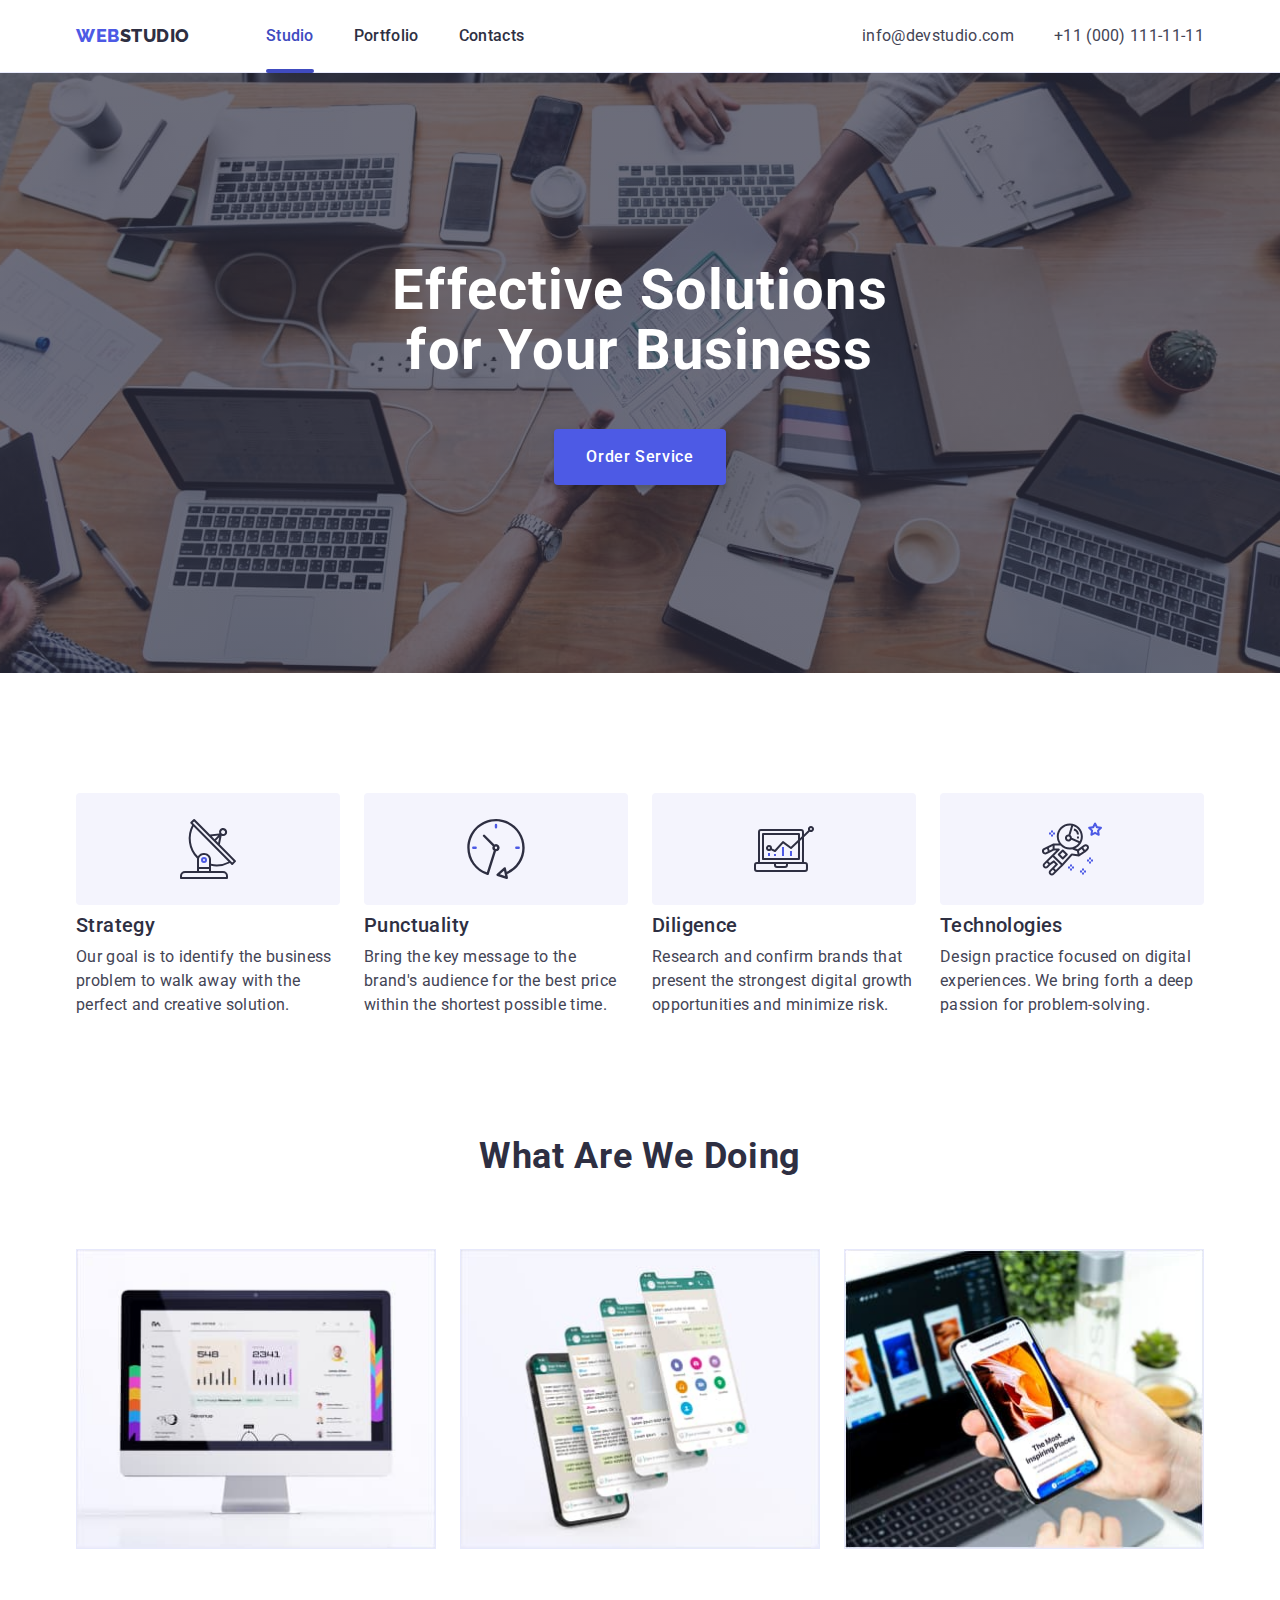
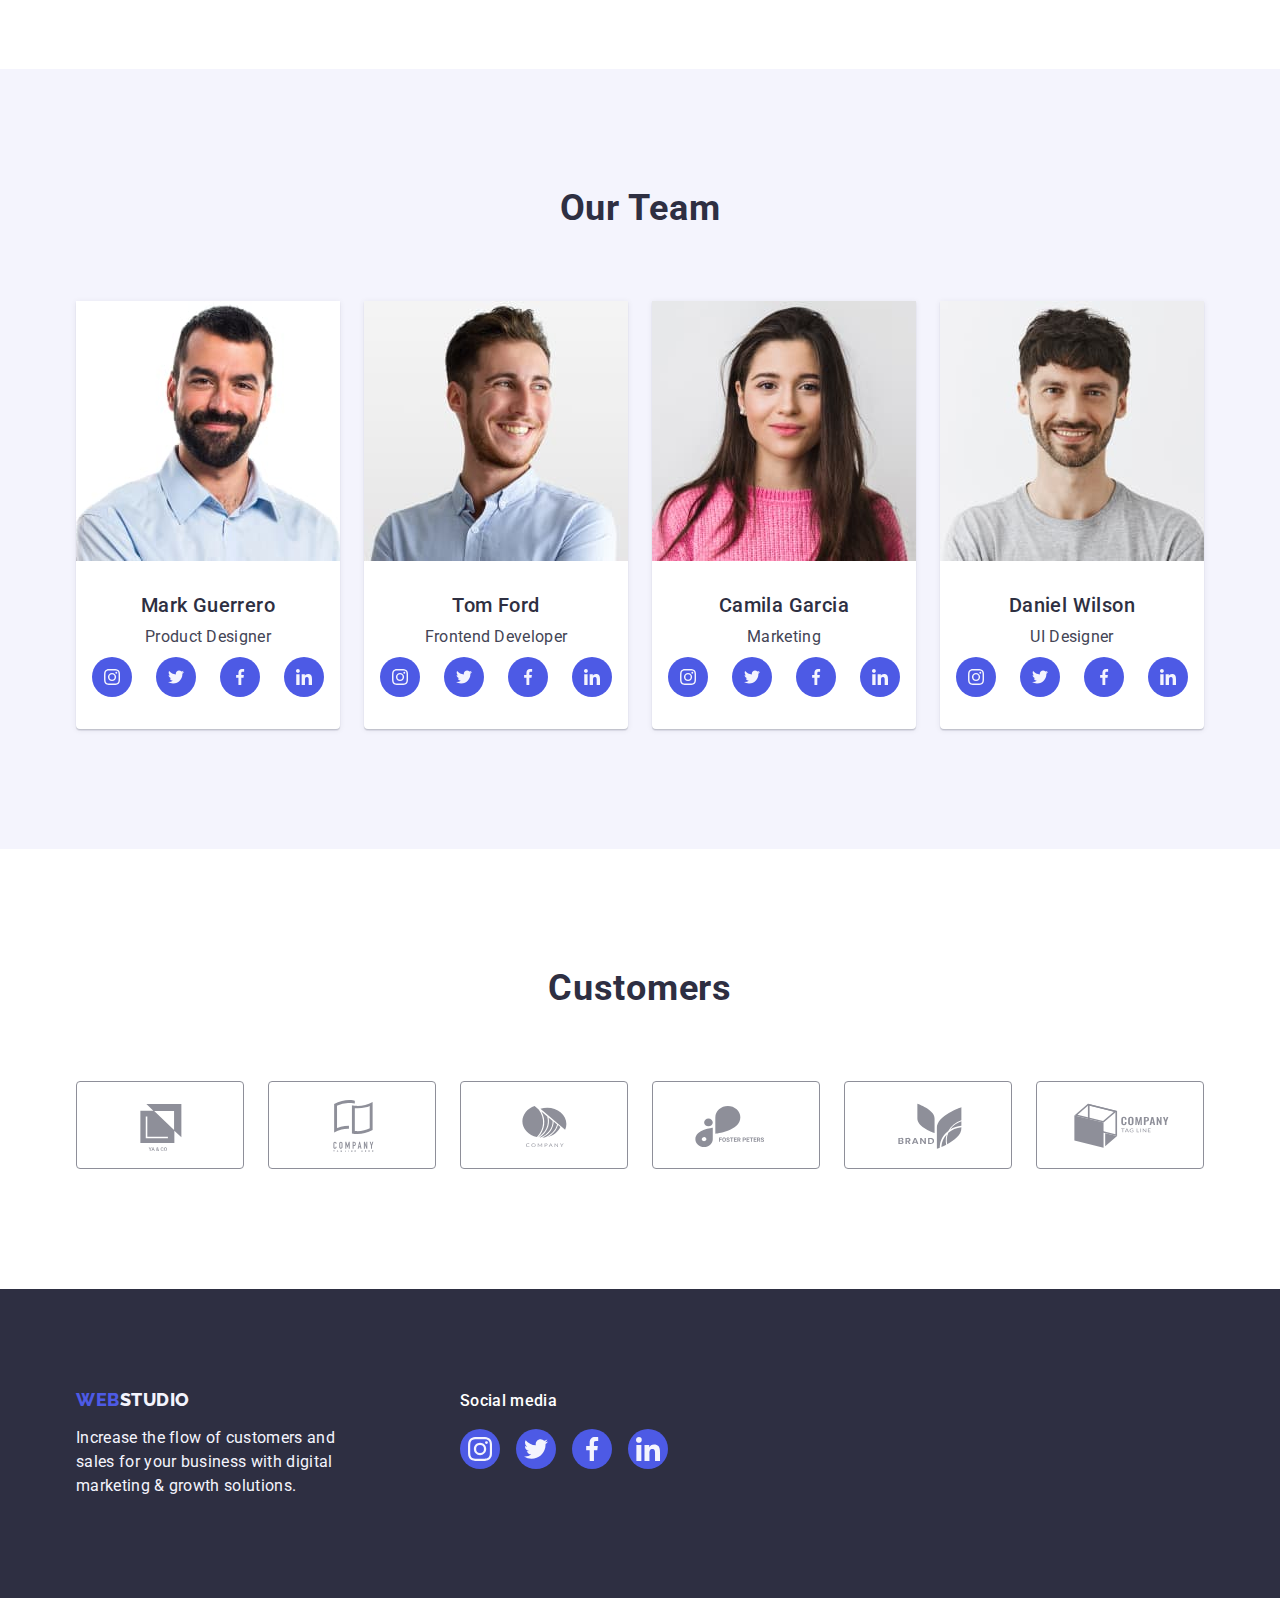
<file: index.html>
<!DOCTYPE html>
<html lang="en">
<head>
    <meta charset="UTF-8">
    <meta http-equiv="X-UA-Compatible" content="IE=edge">
    <meta name="viewport" content="width=device-width, initial-scale=1.0">
    <title>WebStudio</title>
    <!-- Fonts -->
    <link rel="preconnect" href="https://fonts.googleapis.com">
    <link rel="preconnect" href="https://fonts.gstatic.com" crossorigin>
    <link href="https://fonts.googleapis.com/css2?family=Raleway:wght@800&family=Roboto:wght@400;500;700;900&display=swap" rel="stylesheet">
    <link rel="stylesheet" href="https://cdnjs.cloudflare.com/ajax/libs/modern-normalize/1.1.0/modern-normalize.min.css">
    <!-- Styles -->
    <link rel="stylesheet" href="./css/styles.css">
</head>
<body>
    <header class="header">
        <div class="container nav-flex">
            <nav class="main-nav">
                <a class="logo link" href="./index.html">Web<span class="span">Studio</span></a>
                <ul class="nav-list list">
                    <li class="nav-item"><a class="item current link" href="./index.html">Studio</a></li>
                    <li class="nav-item"><a class="item link" href="./portfolio.html">Portfolio</a></li>
                    <li class="nav-item"><a class="item link" href="">Contacts</a></li>
                </ul>
            </nav>
            <address class="address">
                <ul class="address-list list">
                    <li class="nav-item"><a class="address-point link" href="mailto:info@devstudio.com">info@devstudio.com</a></li>
                    <li class="nav-item"><a class="address-point link" href="tel:+110001111111">+11 (000) 111-11-11</a></li>
                </ul>
            </address>
        </div>
    </header>
    <main>
        <section class="hero overlay">
            <div class="container">
                <h1 class="hero-title">Effective Solutions for Your Business</h1>
                <button class="hero-button" type="button" data-modal-open>Order Service</button> 
            </div>
        </section>
        <section class="section">
            <div class="container">
                <h2 class="visually-hidden" >Features</h2>
            <ul class="features list">
                <li class="feature-list">
                    <div class="feature-item">
                        <svg class="feature-icon" width="64" height="64">
                            <use href="./images/icons.svg#icon-antenna"></use>
                        </svg>
                    </div>
                    <h3 class="title">Strategy</h3>
                    <p class="description">Our goal is to identify the business problem to walk away with the perfect and creative solution.</p>
                </li>
                <li class="feature-list">
                    <div class="feature-item">
                        <svg class="feature-icon" width="64" height="64">
                            <use href="./images/icons.svg#icon-clock"></use>
                        </svg>
                    </div>
                    <h3 class="title">Punctuality</h3>
                    <p class="description">Bring the key message to the brand's audience for the best price within the shortest possible time.</p>
                </li>
                <li class="feature-list">
                    <div class="feature-item">
                        <svg class="feature-icon" width="64" height="64">
                            <use href="./images/icons.svg#icon-diagram"></use>
                        </svg>
                    </div>
                    <h3 class="title">Diligence</h3>
                    <p class="description">Research and confirm brands that present the strongest digital growth opportunities and minimize risk.</p>
                </li>
                <li class="feature-list">
                    <div class="feature-item">
                        <svg class="feature-icon" width="64" height="64">
                            <use href="./images/icons.svg#icon-astronaut"></use>
                        </svg>
                    </div>
                    <h3 class="title">Technologies</h3>
                    <p class="description">Design practice focused on digital experiences. We bring forth a deep passion for problem-solving.</p>
                </li>
            </ul>
            </div>
            
        </section>
        <section class="section specialty"> 
           <div class="container">
                <h2 class="section-title">What are we doing</h2>
                <ul class="about list">
                    <li class="about-img">
                        <img src="./images/img1.jpg" alt="Monitor" width="360" height="300">
                    </li>
                    <li class="about-img">
                        <img src="./images/img2.jpg" alt="Applications" width="360" height="300">
                    </li>
                    <li class="about-img">
                        <img src="./images/img3.jpg" alt="Cellphone" width="360" height="300">
                    </li>
                </ul>
           </div>
        </section>
        <section class="section teams">
            <div class="container">
                <h2 class="section-title">Our Team</h2>
            <ul class="team list">
                <li class="team-item">
                    <img src="./images/team_card1.jpg" alt="photo of Mark Guerrero" width="264" height="260">
                    <div class="team-content">
                        <h3 class="title">Mark Guerrero</h3>
                        <p class="description">Product Designer</p>
                        <ul class="socials list">
                            <li class="socials-item">
                                <a class="socials-link link" href="https://www.instagram.com" target="_blank"
                                 rel="noopener noreferrer" 
                                 aria-label="Instagram icon">
                                    <svg class="socials-icon" width="16" height="16" >
                                        <use href="./images/icons.svg#icon-instagram"></use>
                                    </svg>
                                </a>
                            </li>
                            <li class="socials-item">
                                <a class="socials-link link" href="https://twitter.com" target="_blank"
                                 rel="noopener noreferrer" 
                                 aria-label="Twitter icon">
                                    <svg class="socials-icon" width="16" height="16" >
                                        <use href="./images/icons.svg#icon-twitter"></use>
                                    </svg>
                                </a>
                            </li>
                            <li class="socials-item">
                                <a class="socials-link link" href="https://www.facebook.com" target="_blank"
                                 rel="noopener noreferrer" 
                                 aria-label="Facebook icon">
                                    <svg class="socials-icon" width="16" height="16" >
                                        <use href="./images/icons.svg#icon-facebook"></use>
                                    </svg>
                                </a>
                            </li>
                            <li class="socials-item">
                                <a class="socials-link link" href="https://www.linkedin.com" target="_blank"
                                 rel="noopener noreferrer" 
                                 aria-label="Linkedin icon">
                                    <svg class="socials-icon" width="16" height="16" >
                                        <use href="./images/icons.svg#icon-linkedin"></use>
                                    </svg>
                                </a>
                            </li>
                        </ul>
                    </div>
                </li>
                <li class="team-item">
                    <img src="./images/team_card2.jpg" alt="photo of Tom Ford" width="264" height="260">
                    <div class="team-content">
                        <h3 class="title">Tom Ford</h3>
                        <p class="description">Frontend Developer</p>
                        <ul class="socials list">
                            <li class="socials-item">
                                <a class="socials-link link" href="https://www.instagram.com" target="_blank"
                                 rel="noopener noreferrer" 
                                 aria-label="Instagram icon">
                                    <svg class="socials-icon" width="16" height="16" >
                                        <use href="./images/icons.svg#icon-instagram"></use>
                                    </svg>
                                </a>
                            </li>
                            <li class="socials-item">
                                <a class="socials-link link" href="https://twitter.com" target="_blank"
                                 rel="noopener noreferrer" 
                                 aria-label="Twitter icon">
                                    <svg class="socials-icon" width="16" height="16" >
                                        <use href="./images/icons.svg#icon-twitter"></use>
                                    </svg>
                                </a>
                            </li>
                            <li class="socials-item">
                                <a class="socials-link link" href="https://www.facebook.com" target="_blank"
                                 rel="noopener noreferrer" 
                                 aria-label="Facebook icon">
                                    <svg class="socials-icon" width="16" height="16" >
                                        <use href="./images/icons.svg#icon-facebook"></use>
                                    </svg>
                                </a>
                            </li>
                            <li class="socials-item">
                                <a class="socials-link link" href="https://www.linkedin.com" target="_blank"
                                 rel="noopener noreferrer" 
                                 aria-label="Linkedin icon">
                                    <svg class="socials-icon" width="16" height="16" >
                                        <use href="./images/icons.svg#icon-linkedin"></use>
                                    </svg>
                                </a>
                            </li>
                        </ul>
                    </div>
                </li>
                <li class="team-item">
                    <img src="./images/team_card3.jpg" alt="photo of Camila Garcia" width="264" height="260">
                    <div class="team-content">
                        <h3 class="title">Camila Garcia</h3>
                        <p class="description">Marketing</p>
                        <ul class="socials list">
                            <li class="socials-item">
                                <a class="socials-link link" href="https://www.instagram.com" target="_blank"
                                 rel="noopener noreferrer" 
                                 aria-label="Instagram icon">
                                    <svg class="socials-icon" width="16" height="16" >
                                        <use href="./images/icons.svg#icon-instagram"></use>
                                    </svg>
                                </a>
                            </li>
                            <li class="socials-item">
                                <a class="socials-link link" href="https://twitter.com" target="_blank"
                                 rel="noopener noreferrer" 
                                 aria-label="Twitter icon">
                                    <svg class="socials-icon" width="16" height="16" >
                                        <use href="./images/icons.svg#icon-twitter"></use>
                                    </svg>
                                </a>
                            </li>
                            <li class="socials-item">
                                <a class="socials-link link" href="https://www.facebook.com" target="_blank"
                                 rel="noopener noreferrer" 
                                 aria-label="Facebook icon">
                                    <svg class="socials-icon" width="16" height="16" >
                                        <use href="./images/icons.svg#icon-facebook"></use>
                                    </svg>
                                </a>
                            </li>
                            <li class="socials-item">
                                <a class="socials-link link" href="https://www.linkedin.com" target="_blank"
                                 rel="noopener noreferrer" 
                                 aria-label="Linkedin icon">
                                    <svg class="socials-icon" width="16" height="16" >
                                        <use href="./images/icons.svg#icon-linkedin"></use>
                                    </svg>
                                </a>
                            </li>
                        </ul>
                    </div>
                </li>
                <li class="team-item">
                    <img src="./images/team_card4.jpg" alt="photo of Daniel Wilson" width="264" height="260">
                    <div class="team-content">
                        <h3 class="title">Daniel Wilson</h3>
                        <p class="description">UI Designer</p>
                        <ul class="socials list">
                            <li class="socials-item">
                                <a class="socials-link link" href="https://www.instagram.com" target="_blank"
                                 rel="noopener noreferrer" 
                                 aria-label="Instagram icon">
                                    <svg class="socials-icon" width="16" height="16" >
                                        <use href="./images/icons.svg#icon-instagram"></use>
                                    </svg>
                                </a>
                            </li>
                            <li class="socials-item">
                                <a class="socials-link link" href="https://twitter.com" target="_blank"
                                 rel="noopener noreferrer" 
                                 aria-label="Twitter icon">
                                    <svg class="socials-icon" width="16" height="16" >
                                        <use href="./images/icons.svg#icon-twitter"></use>
                                    </svg>
                                </a>
                            </li>
                            <li class="socials-item">
                                <a class="socials-link link" href="https://www.facebook.com" target="_blank"
                                 rel="noopener noreferrer" 
                                 aria-label="Facebook icon">
                                    <svg class="socials-icon" width="16" height="16" >
                                        <use href="./images/icons.svg#icon-facebook"></use>
                                    </svg>
                                </a>
                            </li>
                            <li class="socials-item">
                                <a class="socials-link link" href="https://www.linkedin.com" target="_blank"
                                 rel="noopener noreferrer" 
                                 aria-label="Linkedin icon">
                                    <svg class="socials-icon" width="16" height="16" >
                                        <use href="./images/icons.svg#icon-linkedin"></use>
                                    </svg>
                                </a>
                            </li>
                        </ul>
                    </div>
                </li>
            </ul>
            </div>
        </section>
        <section class="section">
        <div class="container">
            <h2 class="section-title customers-title">Customers</h2>
            <ul class="customers-list list">
                <li class="customers-item">
                    <a href="" class="customers-link">
                        <svg class="customers-icon" width="104" height="56" >
                            <use href="./images/icons.svg#icon-client-1"></use>
                        </svg>
                    </a>
                </li>
                <li class="customers-item">
                    <a href="" class="customers-link">
                        <svg class="customers-icon" width="104" height="56" >
                            <use href="./images/icons.svg#icon-client-2"></use>
                        </svg>
                    </a>
                </li>
                <li class="customers-item">
                    <a href="" class="customers-link">
                        <svg class="customers-icon" width="104" height="56" >
                            <use href="./images/icons.svg#icon-client-3"></use>
                        </svg>
                    </a>
                </li>
                <li class="customers-item">
                    <a href="" class="customers-link">
                        <svg class="customers-icon" width="104" height="56" >
                            <use href="./images/icons.svg#icon-client-4"></use>
                        </svg>
                    </a>
                </li>
                <li class="customers-item">
                    <a href="" class="customers-link">
                        <svg class="customers-icon" width="104" height="56" >
                            <use href="./images/icons.svg#icon-client-5"></use>
                        </svg>
                    </a>
                </li>
                <li class="customers-item">
                    <a href="" class="customers-link">
                        <svg class="customers-icon" width="104" height="56" >
                            <use href="./images/icons.svg#icon-client-6"></use>
                        </svg>
                    </a>
                </li>
                
                
            </ul>
        </div>
        </section>
    </main>
    <footer class="footer">
        <div class="container">
            <div class="footer-logo">
                <a class="logo link" href="./index.html">Web<span class="span">Studio</span></a>
                <p class="footer-text">Increase the flow of customers and sales for your business with digital marketing & growth solutions.</p>
            </div>
            <div class="footer-socials">
                <p class="socials-title">Social media</p>
                <ul class="socials list">
                    <li class="socials-item">
                        <a class="socials-link link" href="https://www.instagram.com" target="_blank"
                         rel="noopener noreferrer" 
                         aria-label="Instagram icon">
                            <svg class="socials-icon" width="24" height="24" >
                                <use href="./images/icons.svg#icon-instagram"></use>
                            </svg>
                        </a>
                    </li>
                    <li class="socials-item">
                        <a class="socials-link link" href="https://twitter.com" target="_blank"
                         rel="noopener noreferrer" 
                         aria-label="Twitter icon">
                            <svg class="socials-icon" width="24" height="24" >
                                <use href="./images/icons.svg#icon-twitter"></use>
                            </svg>
                        </a>
                    </li>
                    <li class="socials-item">
                        <a class="socials-link link" href="https://www.facebook.com" target="_blank"
                         rel="noopener noreferrer" 
                         aria-label="Facebook icon">
                            <svg class="socials-icon" width="24" height="24" >
                                <use href="./images/icons.svg#icon-facebook"></use>
                            </svg>
                        </a>
                    </li>
                    <li class="socials-item">
                        <a class="socials-link link" href="https://www.linkedin.com" target="_blank"
                         rel="noopener noreferrer" 
                         aria-label="Linkedin icon">
                            <svg class="socials-icon" width="24" height="24" >
                                <use href="./images/icons.svg#icon-linkedin"></use>
                            </svg>
                        </a>
                    </li>
                </ul>
            </div>
        </div>
    </footer>
    <!-- Modal window -->
    <div class="backdrop is-hidden" data-modal>
        <div class="modal">
            <button class="modal-btn" type="button" data-modal-close>
                <svg class="modal-icon" width="8" height="8">
                    <use href="./images/icons.svg#icon-close-black"></use>
                </svg>
            </button>
        </div>
    </div>  
    <script src="./js/modal.js"></script>      
</body>
</html>
</file>
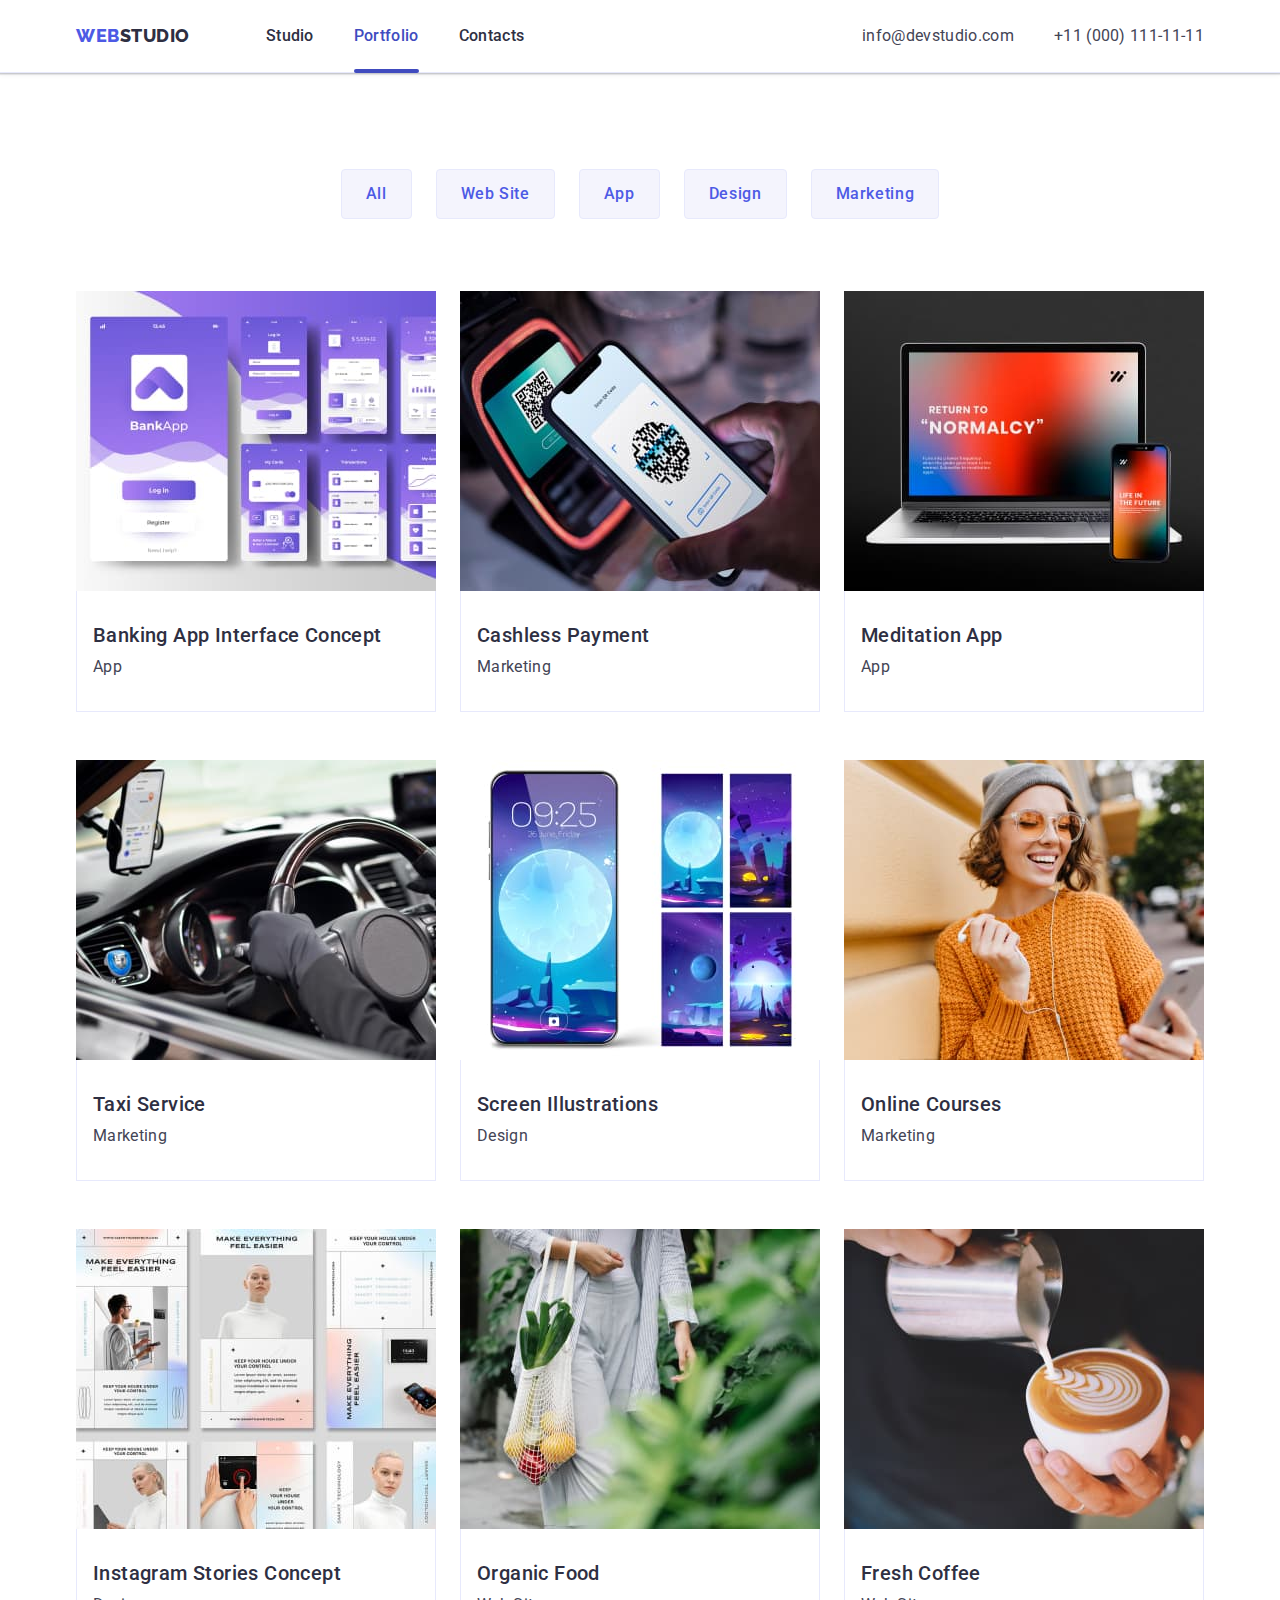
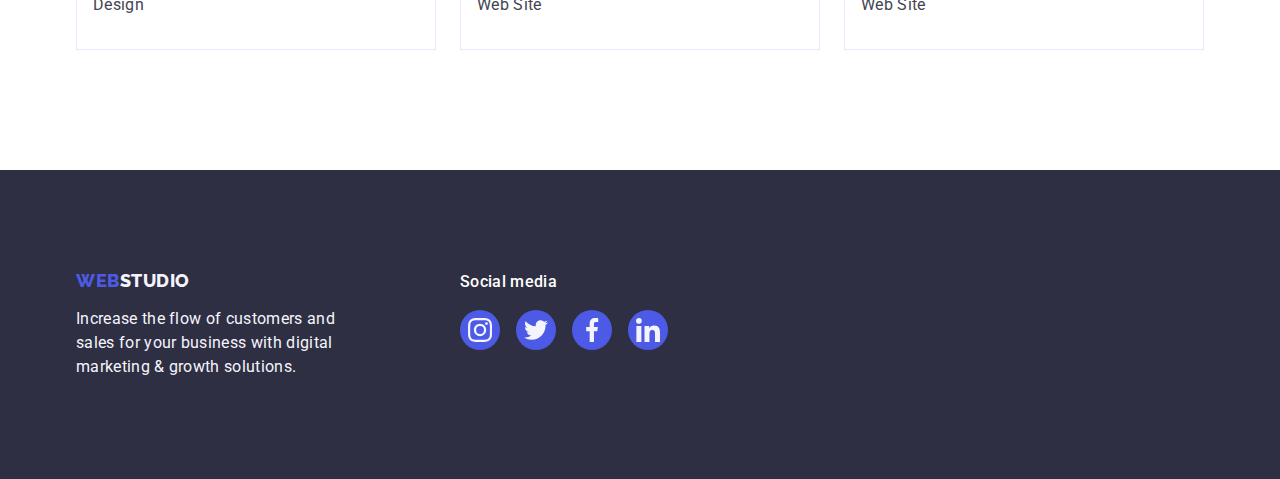
<file: portfolio.html>
<!DOCTYPE html>
<html lang="en">
<head>
    <meta charset="UTF-8">
    <meta http-equiv="X-UA-Compatible" content="IE=edge">
    <meta name="viewport" content="width=device-width, initial-scale=1.0">
    <title>Portfolio</title>
    <!-- Fonts -->
    <link rel="preconnect" href="https://fonts.googleapis.com">
    <link rel="preconnect" href="https://fonts.gstatic.com" crossorigin>
    <link href="https://fonts.googleapis.com/css2?family=Raleway:wght@800&family=Roboto:wght@400;500;700;900&display=swap" rel="stylesheet">
    <link rel="stylesheet" href="https://cdnjs.cloudflare.com/ajax/libs/modern-normalize/1.1.0/modern-normalize.min.css">
    <!-- Styles -->
    <link rel="stylesheet" href="./css/styles.css">
</head>
<body>
    <header class="header">
        <div class="container nav-flex">
            <nav class="main-nav">
                <a class="logo link" href="./index.html">Web<span class="span">Studio</span></a>
                <ul class="nav-list list">
                    <li class="nav-item"><a class="item link" href="./index.html">Studio</a></li>
                    <li class="nav-item"><a class="item current link" href="./portfolio.html">Portfolio</a></li>
                    <li class="nav-item"><a class="item link" href="">Contacts</a></li>
                </ul>
            </nav>
            <address class="address">
                <ul class="address-list list">
                    <li class="nav-item"><a class="address-point link" href="mailto:info@devstudio.com">info@devstudio.com</a></li>
                    <li class="nav-item"><a class="address-point link" href="tel:+110001111111">+11 (000) 111-11-11</a></li>
                </ul>
            </address>
        </div>
    </header>

<main>
<section class="section filter">
    <div class="container">
        <h1 class="visually-hidden">Filter</h1>
        <ul class="filter-tabs list">
        <li class="filter-btn"><button class="filter-tab" type="button">All</button></li>
        <li class="filter-btn"><button class="filter-tab" type="button">Web Site</button></li>
        <li class="filter-btn"><button class="filter-tab" type="button">App</button></li>
        <li class="filter-btn"><button class="filter-tab" type="button">Design</button></li>
        <li class="filter-btn"><button class="filter-tab" type="button">Marketing</button></li>
        </ul>

        <ul class="filter-list list">
            <li class="filter-item">
                <a class="link" href="">
                    <div class="filter-overlay">
                        <img src="./images/works1.jpg" alt="Banking App Interface Concept" width="360" height="300">
                        <p class="filter-lebel">
                            14 Stylish and User-Friendly App Design Concepts · Task Manager App · Calorie Tracker App · Exotic Fruit Ecommerce App · Cloud Storage App
                        </p>
                    </div>
                    <div class="filter-content">
                        <h2 class="title">Banking App Interface Concept</h2>
                        <p class="description">App</p>
                    </div>
                </a>
            </li>
            <li class="filter-item">
                <a class="link" href="">
                    <div class="filter-overlay">
                        <img src="./images/works2.jpg" alt="Cashless Payment" width="360" height="300">
                        <p class="filter-lebel">
                            14 Stylish and User-Friendly App Design Concepts · Task Manager App · Calorie Tracker App · Exotic Fruit Ecommerce App · Cloud Storage App
                        </p>
                    </div>
                    <div class="filter-content">
                        <h2 class="title">Cashless Payment</h2>
                        <p class="description">Marketing</p>
                    </div>
                </a>    
            </li>
            <li class="filter-item">
                <a class="link" href="">
                    <div class="filter-overlay">
                        <img src="./images/works3.jpg" alt="Meditation App" width="360" height="300">
                        <p class="filter-lebel">
                            14 Stylish and User-Friendly App Design Concepts · Task Manager App · Calorie Tracker App · Exotic Fruit Ecommerce App · Cloud Storage App
                        </p>
                    </div>
                    <div class="filter-content">
                        <h2 class="title">Meditation App</h2>
                        <p class="description">App</p>
                    </div>
                </a>
            </li>
            <li class="filter-item">
                <a class="link" href="">
                    <div class="filter-overlay">
                        <img src="./images/works4.jpg" alt="Taxi Service" width="360" height="300">
                        <p class="filter-lebel">
                            14 Stylish and User-Friendly App Design Concepts · Task Manager App · Calorie Tracker App · Exotic Fruit Ecommerce App · Cloud Storage App
                        </p>
                    </div>
                    <div class="filter-content">
                        <h2 class="title">Taxi Service</h2>
                        <p class="description">Marketing</p>
                    </div>
                </a>  
                
            </li>
            <li class="filter-item">
                <a class="link" href="">
                    <div class="filter-overlay">
                        <img src="./images/works5.jpg" alt="Screen Illustrations" width="360" height="300">
                        <p class="filter-lebel">
                            14 Stylish and User-Friendly App Design Concepts · Task Manager App · Calorie Tracker App · Exotic Fruit Ecommerce App · Cloud Storage App
                        </p>
                    </div>
                    <div class="filter-content">
                        <h2 class="title">Screen Illustrations</h2>
                        <p class="description">Design</p>
                    </div>
                </a>
             </li>
            <li class="filter-item">
                <a class="link" href="">
                    <div class="filter-overlay">
                        <img src="./images/works6.jpg" alt="Online Courses" width="360" height="300">
                        <p class="filter-lebel">
                            14 Stylish and User-Friendly App Design Concepts · Task Manager App · Calorie Tracker App · Exotic Fruit Ecommerce App · Cloud Storage App
                        </p>
                    </div>
                    <div class="filter-content">
                        <h2 class="title">Online Courses</h2>
                        <p class="description">Marketing</p>
                    </div>
                </a>
             </li>
            <li class="filter-item">
                <a class="link" href="">
                    <div class="filter-overlay">
                        <img src="./images/works7.jpg" alt="Instagram Stories Concept" width="360" height="300">
                        <p class="filter-lebel">
                            14 Stylish and User-Friendly App Design Concepts · Task Manager App · Calorie Tracker App · Exotic Fruit Ecommerce App · Cloud Storage App
                        </p>
                    </div>
                    <div class="filter-content">
                        <h2 class="title">Instagram Stories Concept</h2>
                        <p class="description">Design</p>
                    </div>
                </a>
            </li>
            <li class="filter-item">
                <a class="link" href="">
                    <div class="filter-overlay">
                        <img src="./images/works8.jpg" alt="Organic Food" width="360" height="300">
                        <p class="filter-lebel">
                            14 Stylish and User-Friendly App Design Concepts · Task Manager App · Calorie Tracker App · Exotic Fruit Ecommerce App · Cloud Storage App
                        </p>
                    </div>
                   <div class="filter-content">
                        <h2 class="title">Organic Food</h2>
                        <p class="description">Web Site</p>
                   </div> 
                </a>
            </li>
            <li class="filter-item">
                <a class="link" href="">
                    <div class="filter-overlay">
                        <img src="./images/works9.jpg" alt="Fresh Coffee" width="360" height="300">
                        <p class="filter-lebel">
                            14 Stylish and User-Friendly App Design Concepts · Task Manager App · Calorie Tracker App · Exotic Fruit Ecommerce App · Cloud Storage App
                        </p>
                    </div>
                    <div class="filter-content">
                        <h2 class="title">Fresh Coffee</h2>
                        <p class="description">Web Site</p>
                    </div>
                </a>    
            </li>
        </ul>
    </div>
</section>
</main>
<footer class="footer">
    <div class="container">
        <div class="footer-logo">
            <a class="logo link" href="./index.html">Web<span class="span">Studio</span></a>
            <p class="footer-text">Increase the flow of customers and sales for your business with digital marketing & growth solutions.</p>
        </div>
        <div class="footer-socials">
            <p class="socials-title">Social media</p>
            <ul class="socials list">
                <li class="socials-item">
                    <a class="socials-link link" href="https://www.instagram.com" target="_blank"
                     rel="noopener noreferrer" 
                     aria-label="Instagram icon">
                        <svg class="socials-icon" width="24" height="24" >
                            <use href="./images/icons.svg#icon-instagram"></use>
                        </svg>
                    </a>
                </li>
                <li class="socials-item">
                    <a class="socials-link link" href="https://twitter.com" target="_blank"
                     rel="noopener noreferrer" 
                     aria-label="Twitter icon">
                        <svg class="socials-icon" width="24" height="24" >
                            <use href="./images/icons.svg#icon-twitter"></use>
                        </svg>
                    </a>
                </li>
                <li class="socials-item">
                    <a class="socials-link link" href="https://www.facebook.com" target="_blank"
                     rel="noopener noreferrer" 
                     aria-label="Facebook icon">
                        <svg class="socials-icon" width="24" height="24" >
                            <use href="./images/icons.svg#icon-facebook"></use>
                        </svg>
                    </a>
                </li>
                <li class="socials-item">
                    <a class="socials-link link" href="https://www.linkedin.com" target="_blank"
                     rel="noopener noreferrer" 
                     aria-label="Linkedin icon">
                        <svg class="socials-icon" width="24" height="24" >
                            <use href="./images/icons.svg#icon-linkedin"></use>
                        </svg>
                    </a>
                </li>
            </ul>
        </div>
    </div>
</footer>
</body>
</html>
</file>
<file: css/styles.css>
/* основний колір  slate #434455 */
/* додатковий колір  navyblue #2E2F42 */
/* акцент  iris #4D5AE5 */
/*  color white #FFFFFF */
/* main background color  #E5E5E5 */
/* hover-color ocean #404BBF */
/* team bg color cloud #F4F4FD */
/* customers color light clate  #8E8F99 */

/* green #31D0AA */

/* modal window bgc #FCFCFC */

:root {
    --primary-text-color:#434455;
    --secondary-text-bg-color:#2E2F42;
    --accent-color: #4D5AE5;
    --white-color:#fff;
    --hover-color:#404BBF;
    --team-bg-color:#F4F4FD;
    --border-header-color: #E7E9FC;
    --hero-bg-color: rgba(46, 47, 66, 0.7);
    --customers-color: #8E8F99;
    --green: #31D0AA;
    --modal-bg-color: #FCFCFC;

    --transition: 250ms cubic-bezier(0.4, 0, 0.2, 1);
    

}

body {
    margin: 0;
    background-color:var(--white-color);
    color: var(--primary-text-color);
    font-family: Roboto, sans-serif;
    font-size: 16px;
    line-height: 1.5;
    letter-spacing: 0.02em;

}

h1, h2, h3, h4, h5, h6, p {
    margin: 0;
}

ul {
    margin: 0;
    padding-left: 0;
}
.list {
    margin: 0;
    list-style: none;

}
.link {
    text-decoration: none;
}

.section {
    padding-bottom: 120px;
    padding-top: 120px;
  
}

.container, .hero.container {
    margin: 0 auto;
    max-width: 1158px;
    padding-left: 15px;
    padding-right: 15px;
    
    
}

/* Header */

.header {
    border-bottom: 1px solid var(--border-header-color);
    box-shadow: 0px 2px 1px rgba(46, 47, 66, 0.08), 0px 1px 1px rgba(46, 47, 66, 0.16), 0px 1px 6px rgba(46, 47, 66, 0.08);
}

.header .container {
    align-items: center;
}
.logo {
    margin-right: 76px;

    color:var(--accent-color);
    font-family: Raleway, sans-serif;
    font-weight: 800;
    font-size: 18px;
    line-height: 1.17;
    letter-spacing: 0.03em;
    text-transform: uppercase;
}


.logo .span {
    color: var(--secondary-text-bg-color);
}
 
img {
    display: block;
    max-width: 100%;
    height: auto;
}

/****** Links *************/

 .nav-list {
    display: flex;
 }
 

.nav-item:not(:last-child) {
    margin-right: 40px;
}
.nav-list .item {
    position: relative;

    color:var(--secondary-text-bg-color);
    font-weight: 500;
}

.nav-list .link {
    display: block;
    padding-top: 24px;
    padding-bottom: 24px;

    transition: color var(--transition);
}

.nav-list .link:hover, 
.nav-list .link:focus {
    color: var(--hover-color);
}



.nav-list .item::after {
    content: '';
    position: absolute;
    bottom: -1px;
    left: 0;

    display: block;
    width: 100%;
    height: 4px;

    border-radius: 2px;

}

.nav-list .item.current {
    color: var(--hover-color);
}

.nav-list .item.current::after {
    background-color: var(--hover-color);
}


/* address */

.address {
    font-style: normal;
}

.address-list {
    display: flex;
       
} 

.address-list .link {
    display: block;
    padding-top: 24px;
    padding-bottom: 24px;
}

.address-list .address-point {
    color: var(--primary-text-color);
    font-style: normal;

    transition: color var(--transition);
}

.address-point:hover, .address-point:focus {
    color: var(--hover-color);
}

.nav-flex {
    display: flex;
    justify-content: space-between;
    text-align: center;
     
}

.main-nav {
    display: flex;
    align-items: center;
}



/***** HERO ******/

 .hero {
    padding-top: 188px;
    padding-bottom: 188px;      

    background-color:var(--secondary-text-bg-color);
}


.overlay {
    max-width: 1440px;
    height: 600px;
    margin-left: auto;
    margin-right: auto;

    background-color: var(--hero-bg-color); 
    background-image: linear-gradient(var(--hero-bg-color), var(--hero-bg-color)), 
                                        url(../images/people-office.jpg);
    background-position: center;
    background-repeat: no-repeat;
    background-size: cover;
}

.hero-title{
    max-width: 496px;
    margin-bottom: 48px;
    margin-left: auto;
    margin-right: auto;

    font-size: 56px;
    line-height: 1.07;
    color: var(--white-color);
    letter-spacing: 0.02em;
    text-align: center;
    
}
.hero-button{
    display: block;
    min-width: 169px;
    height: 56px;
    padding: 16px 32px;
    margin: auto;

    color: var(--white-color);
    font-family: inherit;
    font-weight: 500;
    font-size: 16px;
    line-height: 1.5;
    letter-spacing: 0.04em;
    cursor: pointer;

    background-color:var(--accent-color) ;
    border: none;
    box-shadow: 0px 4px 4px rgba(0, 0, 0, 0.15);
    border-radius: 4px;

    transition: background-color var(--transition);

}

.hero-button:hover, 
.hero-button:focus {
    background-color:var(--hover-color) ;
}


/********** заголовки ***********/
.section .section-title, .section .title  {
    color:var(--secondary-text-bg-color);

}

.section .section-title {
    margin-bottom: 72px;
    
    font-weight: 700;
    font-size: 36px;
    line-height: 1.11;
    letter-spacing: 0.02em;
    text-align: center;
    text-transform: capitalize
}

/* Features */

.visually-hidden { 
    position: absolute; 
    width: 1px; 
    height: 1px; 
    margin: -1px; 
    border: 0; 
    padding: 0; 
    white-space: nowrap; 
    clip-path: inset(100%); 
    clip: rect(0 0 0 0); 
    overflow: hidden; 
} 

.features {
    display: flex;
    
}
 
.features .title {
    margin-bottom: 8px;
    
    font-weight: 500;
    font-size: 20px;
    line-height: 1.2;
    letter-spacing: 0.02em;
}
.feature-list {
    width: calc((100% - 3*24px) /4);
    margin-right: 24px;
}

.feature-list:last-child {
    margin-right: 0;
}

.feature-item {
    display: flex;
    align-items: center;
    justify-content: center;

    width: 264px;
    height: 112px;
    margin-bottom: 8px;
    border-radius: 4px;

    background-color: var(--team-bg-color);
}

.feature-icon {
    width: 60px;
    height: 64px;
    margin: 0 auto;
}

/*.feature-list::before {
    content: '';
    display: block;
    height: 112px;
    margin-bottom: 8px;
    border-radius: 4px;
    background-color: var(--team-bg-color);
    background-size: contain;
    background-repeat: no-repeat;
    background-position: center;
}
*/

/*ABOUT*/

.specialty {
    padding-top: 0;
}

.about {
    display: flex;
}

.about-img {
    width: calc((100% - 48px) / 3);
    margin-right: 24px;

    border: 1px solid var(--border-header-color);
}
 .about-img:last-child {
    margin-right: 0;
 }


/* TEAM */

.teams {

    background-color: var(--team-bg-color);
    
}

.team-item {
    font-size: 16px;

    background-color: var(--white-color);
    box-shadow: 0px 1px 6px rgba(46, 47, 66, 0.08), 0px 1px 1px rgba(46, 47, 66, 0.16), 0px 2px 1px rgba(46, 47, 66, 0.08);
    border-radius: 0px 0px 4px 4px;

}

.team-content {
    padding-top: 32px;
    padding-bottom: 32px;

}

.team-content .title {
    margin-bottom: 8px;
    
    font-weight: 500;
    font-size: 20px;
    line-height: 1.2;
    letter-spacing: 0.02em;
    text-align: center;
}

.team-content .description {
    margin-bottom: 8px;

    text-align: center;

}

.team {
    display: flex;
    
}
 
.team-item {
    width: calc((100% - 3*24px) / 4); 
    margin-right: 24px;
}

.team-item:last-child {
    margin-right: 0;
}


.socials {
    display: flex;
    justify-content: center;
    gap: 24px;
}

.socials-item {
    width: 40px;
    height: 40px;
}

.socials-link {
    display: flex;
    justify-content: center;
    align-items: center;
    width: 100%;
    height: 100%;

    color: var(--team-bg-color);

    border-radius: 50%;
    background-color: var(--accent-color);
    
    transition: background-color var(--transition);

}
.socials-link:hover, 
.socials-link:focus {
    background-color: var(--hover-color);
}


.socials-icon {
    fill: currentColor;
}



/* *****CUSTOMERS***** */

.container .customers-title {

    line-height: 1.1;
}

.customers-list {
    display: flex;
    align-items: center;
    gap: 24px;
}


.customers-link {
    display: flex;
    justify-content: center;
    align-items: center;
    
    width: 168px;
    height: 88px;

    color: var(--customers-color);
    
    border: 1px solid var(--customers-color);
    border-radius: 4px;
    
    transition: color var(--transition), border-color var(--transition);;
}

.customers-link:hover, 
.customers-link:focus {
    color: var(--hover-color);
    border-color: var(--hover-color);
}

.customers-icon {
    fill: currentColor;
}


/* *****PORTFOLIO******** */

.filter {
    padding-top: 96px;
    padding-bottom: 120px;
}


.filter-tabs {
    margin-bottom: 72px;

    display: flex;
    justify-content: center;
}

.filter-tab {
    display: inline-block;
    padding: 12px 24px;
    border-radius: 4px;

    color:var(--accent-color) ; 
    background-color: var(--team-bg-color);
    text-decoration: none;
    font-family: inherit;
    font-size: inherit;
    line-height: inherit;
    font-style: inherit;
    font-weight: 500;
    letter-spacing: 0.04em;
    cursor: pointer;

    border: 1px solid var(--border-header-color);

    transition: color var(--transition), background-color var(--transition), border var(--transition), box-shadow var(--transition);
}
.filter-tab:hover, 
.filter-tab:focus {
    color: var(--white-color);

    background-color: var(--hover-color);
    border: 1px solid transparent;
    box-shadow: 0px 3px 1px rgba(0, 0, 0, 0.1), 0px 2px 1px rgba(0, 0, 0, 0.08), 0px 2px 2px rgba(0, 0, 0, 0.12);
}

.filter-btn:not(:last-child) {
    margin-right: 24px;
}

.filter-list {
    display: flex;
    flex-wrap: wrap;
    
}

.filter-item {
    width: calc (( 100% - 48px) / 3);
    margin-right: 24px;
    margin-bottom: 48px;

      
}

.filter-item:nth-child(3n) {
    margin-right: 0;
}

.filter-item:nth-last-child(-n + 3) {
    margin-bottom: 0;
}


.filter-list .title {
    margin-bottom: 8px;
        
    font-weight: 500;
    font-size: 20px;
    line-height: 1.2;
    letter-spacing: 0.02em;
}

.filter-list .description {
    color: var(--primary-text-color);
}

.filter-content {
    padding: 32px 16px;

    border-left: 1px solid var(--border-header-color);
    border-bottom: 1px solid var(--border-header-color);
    border-right: 1px solid var(--border-header-color);
}

.filter-item .link {
    display: block;

    transition: box-shadow var(--transition);

}

.filter-item .link:hover, 
.filter-item .link:focus {
    box-shadow: 0px 1px 6px rgba(46, 47, 66, 0.08), 0px 1px 1px rgba(46, 47, 66, 0.16), 0px 2px 1px rgba(46, 47, 66, 0.08);

}

.filter-overlay {
    position: relative;
    overflow: hidden;
    
}

.filter-lebel {
    position: absolute;
    top: 0;
    left: 0;
    width: 100%;
    height: 100%;
    padding: 40px 32px;

    text-align: center;
    color: var(--team-bg-color);
   
    background-color: var(--accent-color);

    transform: translateY(100%);

    transition: transform var(--transition);
}

.filter-item .link:hover .filter-lebel,
.filter-item .link:focus .filter-lebel {
    transform: translateY(0);

}


/* *************FOOTER**************** */

.footer {
    padding-top: 100px;
    padding-bottom: 100px;

    background-color: var(--secondary-text-bg-color);

}

.footer  .container {
     display: flex;
     align-items: baseline;
     gap: 120px;

     color: var(--white-color);
}

.footer .logo {
    display: inline-block;
    margin-bottom: 16px;
    margin-right: 0;
}

.footer-text {
    width: 264px;

    color: var(--team-bg-color);
}

.footer .span {
    color: var(--team-bg-color);
}

.footer .socials {
gap: 16px;
}

.socials-title {
    margin-bottom: 16px;

    font-weight: 500;
    font-size: 16px;
    line-height: 1.5;
    letter-spacing: 0.02em;
}

.footer .socials-link {
    transition: background-color var(--transition);
}

.footer .socials-link:hover, 
.footer .socials-link:focus {
    background-color: var(--green);
}


/******** MODAL ********/

.backdrop {
    position: fixed;

    top: 0;
    left: 0;

    width: 100vw;
    height: 100vh;

    background: rgba(46, 47, 66, 0.4);
    transition: opacity var(--transition), visibility var(--transition);

}

.backdrop.is-hidden {
    opacity: 0;
    visibility: hidden;
    pointer-events: none;

    
}

.modal {
    position: absolute;
    top: 50%;
    left: 50%;
    
    width: 408px;
    min-height: 584px;
    padding: 24px;



    background-color: var(--modal-bg-color);
    box-shadow: 0px 1px 1px rgba(0, 0, 0, 0.14), 0px 1px 3px rgba(0, 0, 0, 0.12), 0px 2px 1px rgba(0, 0, 0, 0.2);
    border-radius: 4px;

    transform: translate(-50%, -50%) scale(1);

    transition: transform var(--transition);

}

.backdrop.is-hidden .modal {
    transform: translate(-50%, -50%) scale(0.5);

}

.modal-btn {

    margin-left: auto;
    width: 24px;
    height: 24px;

    display: flex;
    justify-content: center;
    align-items: center;

    color: var(--secondary-text-bg-color);
    
    background-color: var(--border-header-color);
    border-radius: 50%;
    border: 1px solid rgba(0, 0, 0, 0.1);

    cursor: pointer;

    transition: color var(--transition), background-color var(--transition);
}

.modal-btn .modal-icon {

   fill:currentColor;
}

.modal-btn:hover, 
.modal-btn:focus {
    color: var(--white-color);
    background-color: var(--hover-color);
}
</file>
